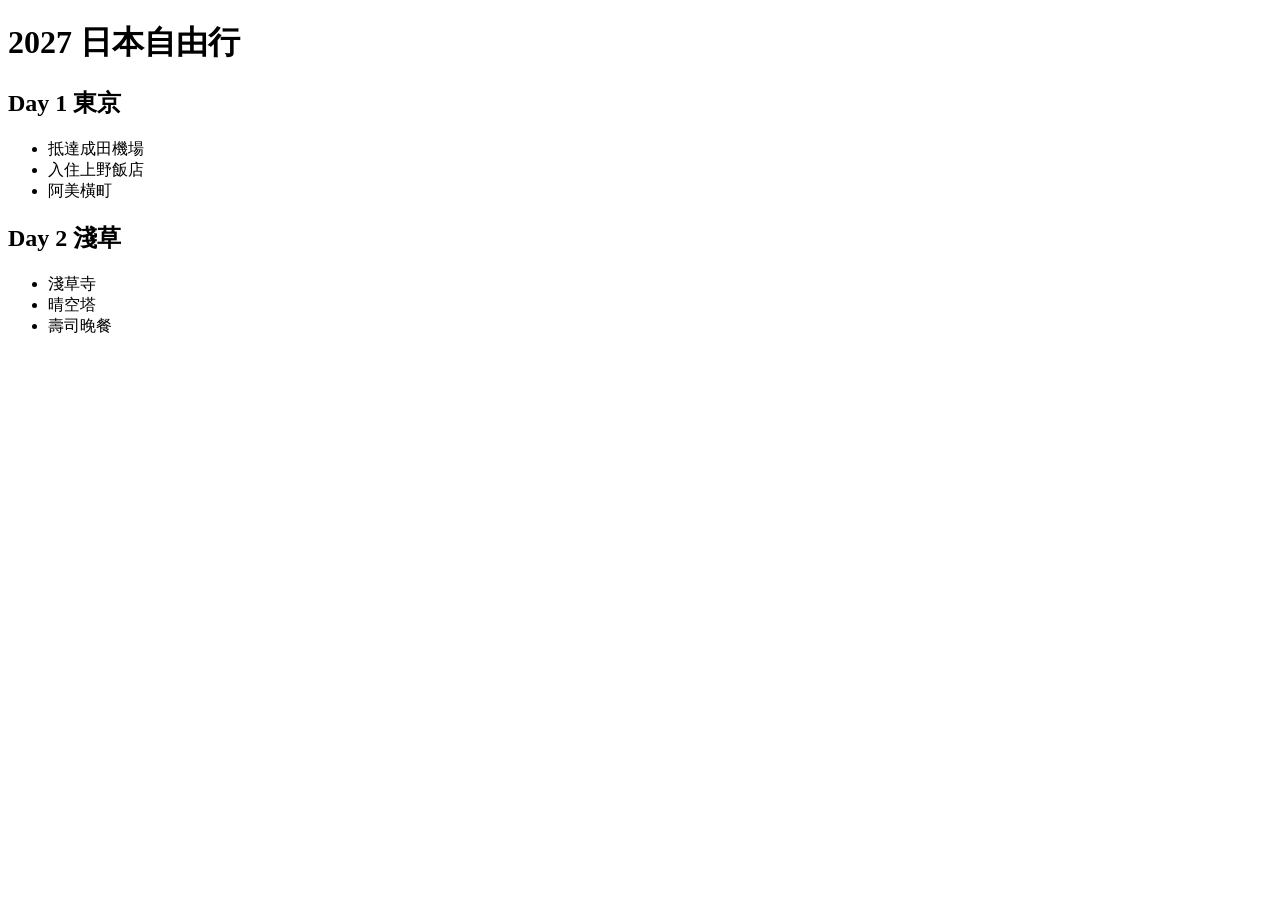
<file: Index.html>
<!DOCTYPE html>

<html>



<head>

    <meta charset="UTF-8">

    <title>日本自由行</title>

</head>



<body>



    <h1>2027 日本自由行</h1>



    <h2>Day 1 東京</h2>



    <ul>

        <li>抵達成田機場</li>

        <li>入住上野飯店</li>

        <li>阿美橫町</li>

    </ul>



    <h2>Day 2 淺草</h2>



    <ul>

        <li>淺草寺</li>

        <li>晴空塔</li>

        <li>壽司晚餐</li>

    </ul>



</body>



</html>
</file>
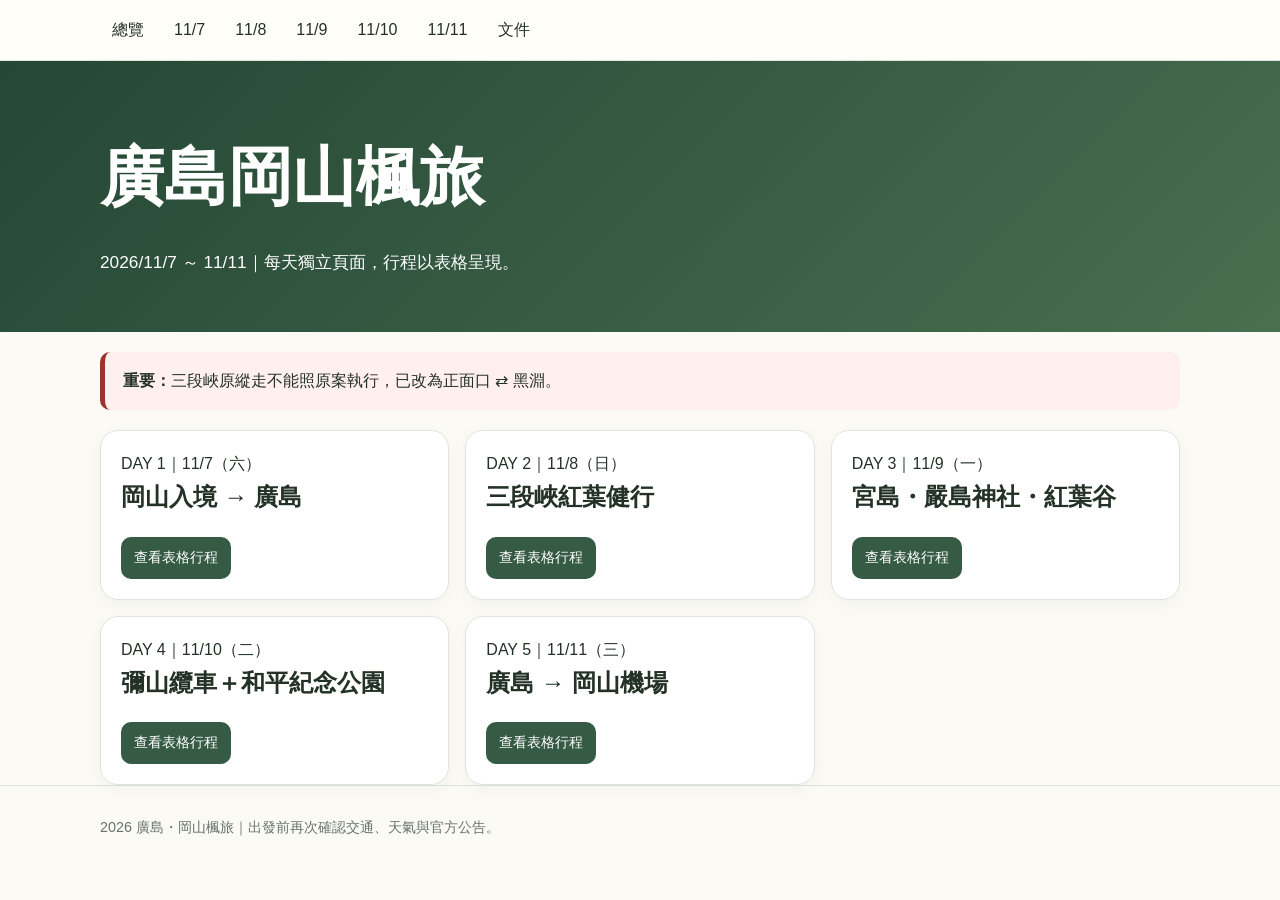
<file: index.html>
<!doctype html><html lang="zh-Hant"><head><meta charset="utf-8"><meta name="viewport" content="width=device-width,initial-scale=1"><title>廣島岡山楓旅｜2026</title><link rel="stylesheet" href="assets/style.css"></head><body><nav class="nav"><div class="wrap"><a href="index.html">總覽</a><a href="day1.html">11/7</a><a href="day2.html">11/8</a><a href="day3.html">11/9</a><a href="day4.html">11/10</a><a href="day5.html">11/11</a><a href="documents.html">文件</a></div></nav><header class="hero"><div class="wrap"><h1>廣島岡山楓旅</h1><p>2026/11/7 ～ 11/11｜每天獨立頁面，行程以表格呈現。</p></div></header><main class="wrap"><div class="notice danger"><strong>重要：</strong>三段峽原縱走不能照原案執行，已改為正面口 ⇄ 黑淵。</div><div class="grid"><div class="card"><div class="k">DAY 1｜11/7（六）</div><h2>岡山入境 → 廣島</h2><a class="btn" href="day1.html">查看表格行程</a></div><div class="card"><div class="k">DAY 2｜11/8（日）</div><h2>三段峽紅葉健行</h2><a class="btn" href="day2.html">查看表格行程</a></div><div class="card"><div class="k">DAY 3｜11/9（一）</div><h2>宮島・嚴島神社・紅葉谷</h2><a class="btn" href="day3.html">查看表格行程</a></div><div class="card"><div class="k">DAY 4｜11/10（二）</div><h2>彌山纜車＋和平紀念公園</h2><a class="btn" href="day4.html">查看表格行程</a></div><div class="card"><div class="k">DAY 5｜11/11（三）</div><h2>廣島 → 岡山機場</h2><a class="btn" href="day5.html">查看表格行程</a></div></div></main><footer class="footer"><div class="wrap">2026 廣島・岡山楓旅｜出發前再次確認交通、天氣與官方公告。</div></footer></body></html>
</file>
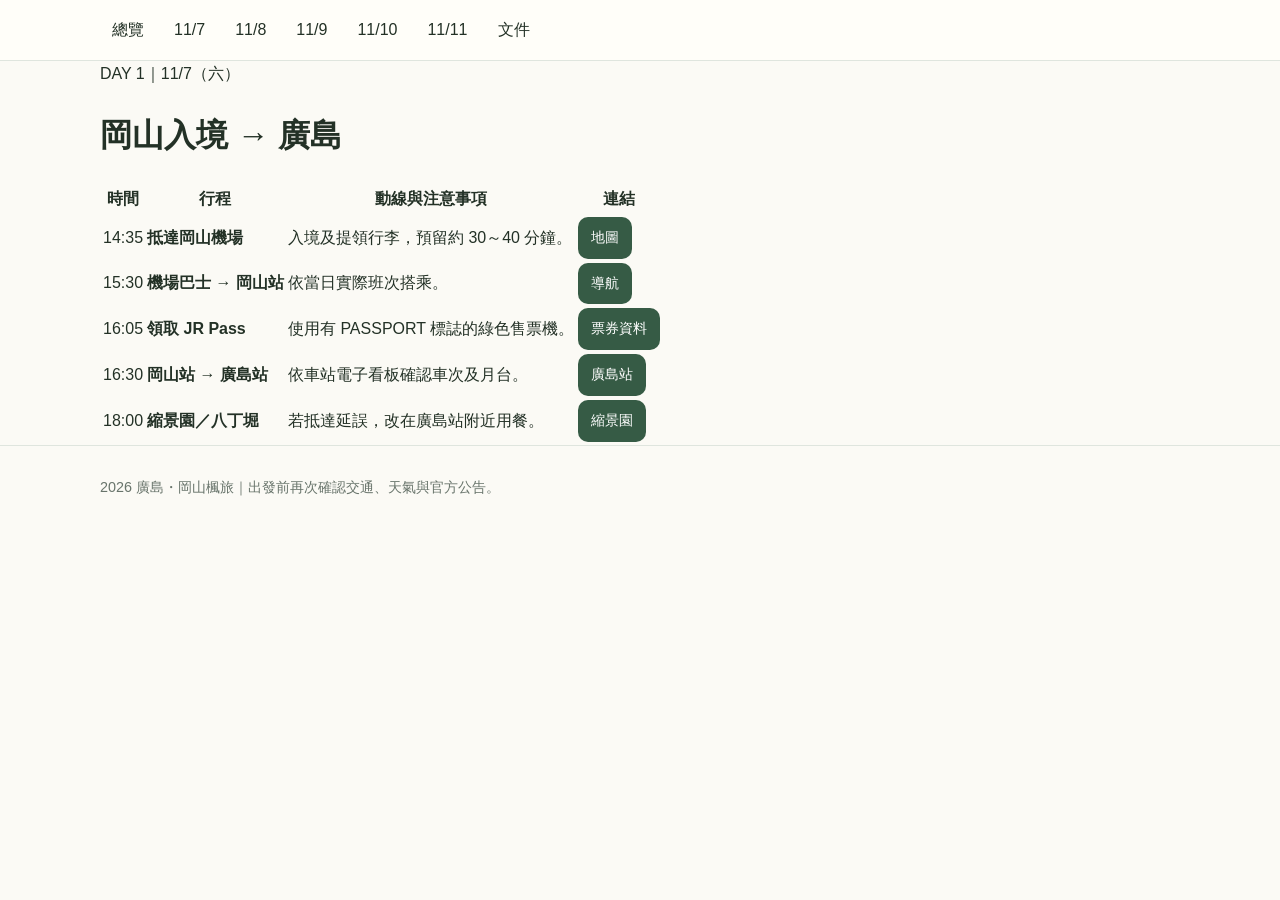
<file: day1.html>
<!doctype html><html lang="zh-Hant"><head><meta charset="utf-8"><meta name="viewport" content="width=device-width,initial-scale=1"><title>Day 1｜岡山入境 → 廣島</title><link rel="stylesheet" href="assets/style.css"></head><body><nav class="nav"><div class="wrap"><a href="index.html">總覽</a><a href="day1.html">11/7</a><a href="day2.html">11/8</a><a href="day3.html">11/9</a><a href="day4.html">11/10</a><a href="day5.html">11/11</a><a href="documents.html">文件</a></div></nav><main class="wrap"><header class="head"><div class="k">DAY 1｜11/7（六）</div><h1>岡山入境 → 廣島</h1></header><div class="table-wrap"><table><thead><tr><th>時間</th><th>行程</th><th>動線與注意事項</th><th>連結</th></tr></thead><tbody><tr><td>14:35</td><td><strong>抵達岡山機場</strong></td><td>入境及提領行李，預留約 30～40 分鐘。</td><td><a class="btn" href="https://www.google.com/maps/search/?api=1&query=Okayama+Airport" target="_blank" rel="noopener">地圖</a></td></tr><tr><td>15:30</td><td><strong>機場巴士 → 岡山站</strong></td><td>依當日實際班次搭乘。</td><td><a class="btn" href="https://www.google.com/maps/dir/?api=1&destination=Okayama+Station" target="_blank" rel="noopener">導航</a></td></tr><tr><td>16:05</td><td><strong>領取 JR Pass</strong></td><td>使用有 PASSPORT 標誌的綠色售票機。</td><td><a class="btn" href="documents.html" target="_blank" rel="noopener">票券資料</a></td></tr><tr><td>16:30</td><td><strong>岡山站 → 廣島站</strong></td><td>依車站電子看板確認車次及月台。</td><td><a class="btn" href="https://www.google.com/maps/search/?api=1&query=Hiroshima+Station" target="_blank" rel="noopener">廣島站</a></td></tr><tr><td>18:00</td><td><strong>縮景園／八丁堀</strong></td><td>若抵達延誤，改在廣島站附近用餐。</td><td><a class="btn" href="https://www.google.com/maps/search/?api=1&query=Shukkeien+Hiroshima" target="_blank" rel="noopener">縮景園</a></td></tr></tbody></table></div></main><footer class="footer"><div class="wrap">2026 廣島・岡山楓旅｜出發前再次確認交通、天氣與官方公告。</div></footer></body></html>
</file>
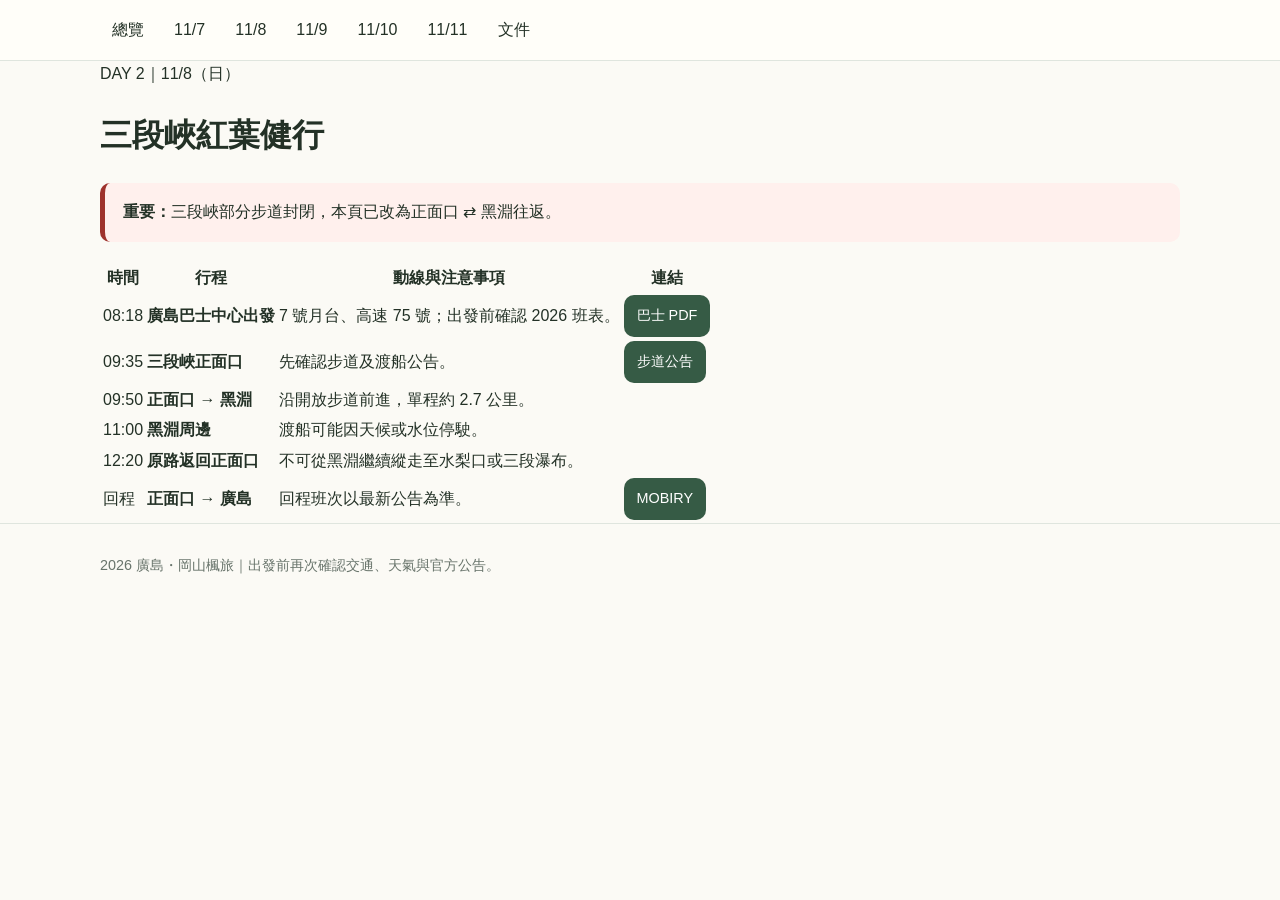
<file: day2.html>
<!doctype html><html lang="zh-Hant"><head><meta charset="utf-8"><meta name="viewport" content="width=device-width,initial-scale=1"><title>Day 2｜三段峽紅葉健行</title><link rel="stylesheet" href="assets/style.css"></head><body><nav class="nav"><div class="wrap"><a href="index.html">總覽</a><a href="day1.html">11/7</a><a href="day2.html">11/8</a><a href="day3.html">11/9</a><a href="day4.html">11/10</a><a href="day5.html">11/11</a><a href="documents.html">文件</a></div></nav><main class="wrap"><header class="head"><div class="k">DAY 2｜11/8（日）</div><h1>三段峽紅葉健行</h1></header><div class="notice danger"><strong>重要：</strong>三段峽部分步道封閉，本頁已改為正面口 ⇄ 黑淵往返。</div><div class="table-wrap"><table><thead><tr><th>時間</th><th>行程</th><th>動線與注意事項</th><th>連結</th></tr></thead><tbody><tr><td>08:18</td><td><strong>廣島巴士中心出發</strong></td><td>7 號月台、高速 75 號；出發前確認 2026 班表。</td><td><a class="btn" href="docs/sandankyo_bus_timetable.pdf" target="_blank" rel="noopener">巴士 PDF</a></td></tr><tr><td>09:35</td><td><strong>三段峽正面口</strong></td><td>先確認步道及渡船公告。</td><td><a class="btn" href="docs/sandankyo_trail_notice.pdf" target="_blank" rel="noopener">步道公告</a></td></tr><tr><td>09:50</td><td><strong>正面口 → 黑淵</strong></td><td>沿開放步道前進，單程約 2.7 公里。</td><td></td></tr><tr><td>11:00</td><td><strong>黑淵周邊</strong></td><td>渡船可能因天候或水位停駛。</td><td></td></tr><tr><td>12:20</td><td><strong>原路返回正面口</strong></td><td>不可從黑淵繼續縱走至水梨口或三段瀑布。</td><td></td></tr><tr><td>回程</td><td><strong>正面口 → 廣島</strong></td><td>回程班次以最新公告為準。</td><td><a class="btn" href="https://www.mobirytravel.jp/en/" target="_blank" rel="noopener">MOBIRY</a></td></tr></tbody></table></div></main><footer class="footer"><div class="wrap">2026 廣島・岡山楓旅｜出發前再次確認交通、天氣與官方公告。</div></footer></body></html>
</file>
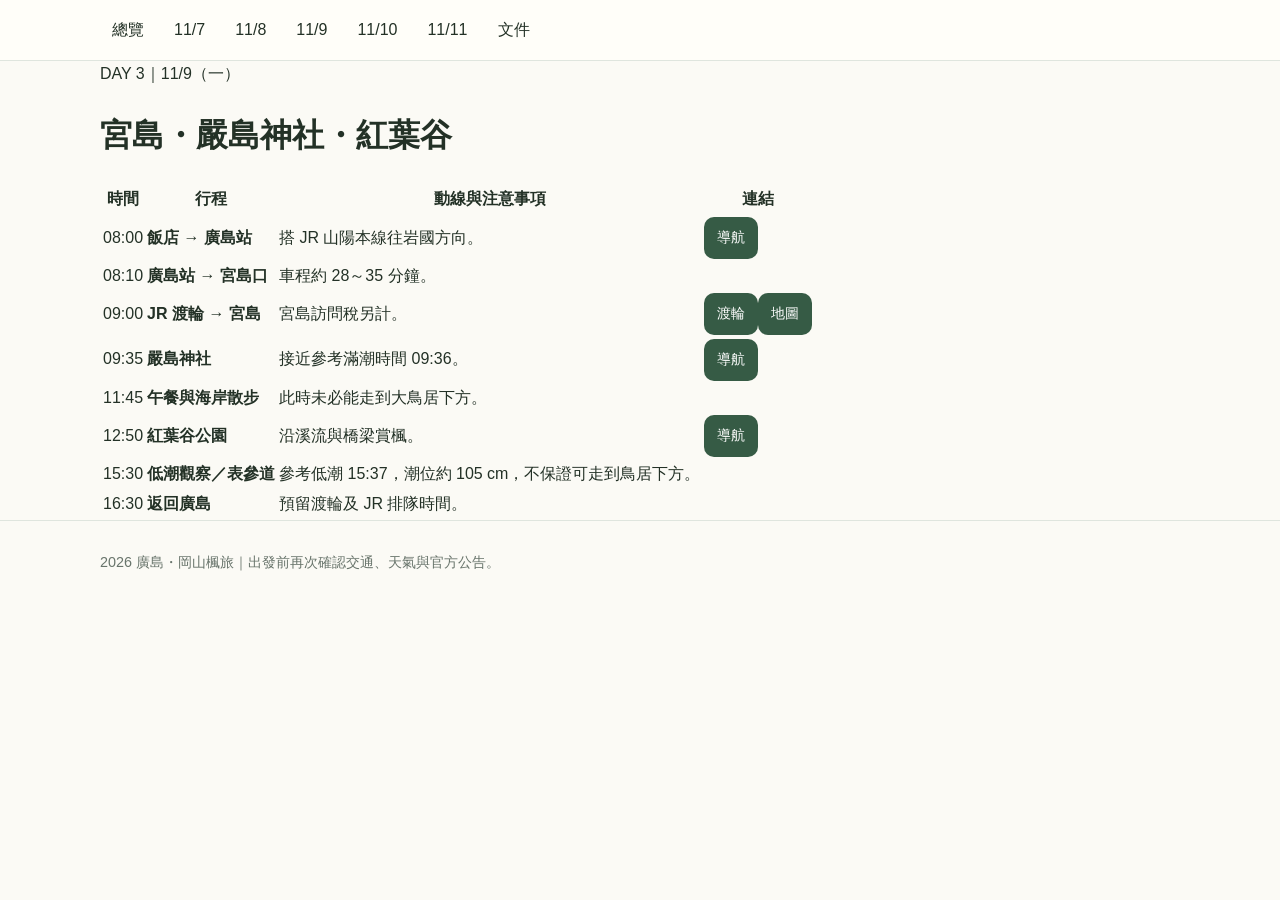
<file: day3.html>
<!doctype html><html lang="zh-Hant"><head><meta charset="utf-8"><meta name="viewport" content="width=device-width,initial-scale=1"><title>Day 3｜宮島・嚴島神社・紅葉谷</title><link rel="stylesheet" href="assets/style.css"></head><body><nav class="nav"><div class="wrap"><a href="index.html">總覽</a><a href="day1.html">11/7</a><a href="day2.html">11/8</a><a href="day3.html">11/9</a><a href="day4.html">11/10</a><a href="day5.html">11/11</a><a href="documents.html">文件</a></div></nav><main class="wrap"><header class="head"><div class="k">DAY 3｜11/9（一）</div><h1>宮島・嚴島神社・紅葉谷</h1></header><div class="table-wrap"><table><thead><tr><th>時間</th><th>行程</th><th>動線與注意事項</th><th>連結</th></tr></thead><tbody><tr><td>08:00</td><td><strong>飯店 → 廣島站</strong></td><td>搭 JR 山陽本線往岩國方向。</td><td><a class="btn" href="https://www.google.com/maps/dir/?api=1&origin=Toyoko+Inn+Hiroshima-eki+Shinkansen-guchi+No.2&destination=Hiroshima+Station&travelmode=walking" target="_blank" rel="noopener">導航</a></td></tr><tr><td>08:10</td><td><strong>廣島站 → 宮島口</strong></td><td>車程約 28～35 分鐘。</td><td></td></tr><tr><td>09:00</td><td><strong>JR 渡輪 → 宮島</strong></td><td>宮島訪問稅另計。</td><td><a class="btn" href="https://www.jr-miyajimaferry.co.jp/" target="_blank" rel="noopener">渡輪</a><a class="btn" href="docs/miyajima_map.pdf" target="_blank" rel="noopener">地圖</a></td></tr><tr><td>09:35</td><td><strong>嚴島神社</strong></td><td>接近參考滿潮時間 09:36。</td><td><a class="btn" href="https://www.google.com/maps/dir/?api=1&destination=Itsukushima+Jinja" target="_blank" rel="noopener">導航</a></td></tr><tr><td>11:45</td><td><strong>午餐與海岸散步</strong></td><td>此時未必能走到大鳥居下方。</td><td></td></tr><tr><td>12:50</td><td><strong>紅葉谷公園</strong></td><td>沿溪流與橋梁賞楓。</td><td><a class="btn" href="https://www.google.com/maps/dir/?api=1&destination=Momijidani+Park+Miyajima" target="_blank" rel="noopener">導航</a></td></tr><tr><td>15:30</td><td><strong>低潮觀察／表參道</strong></td><td>參考低潮 15:37，潮位約 105 cm，不保證可走到鳥居下方。</td><td></td></tr><tr><td>16:30</td><td><strong>返回廣島</strong></td><td>預留渡輪及 JR 排隊時間。</td><td></td></tr></tbody></table></div></main><footer class="footer"><div class="wrap">2026 廣島・岡山楓旅｜出發前再次確認交通、天氣與官方公告。</div></footer></body></html>
</file>
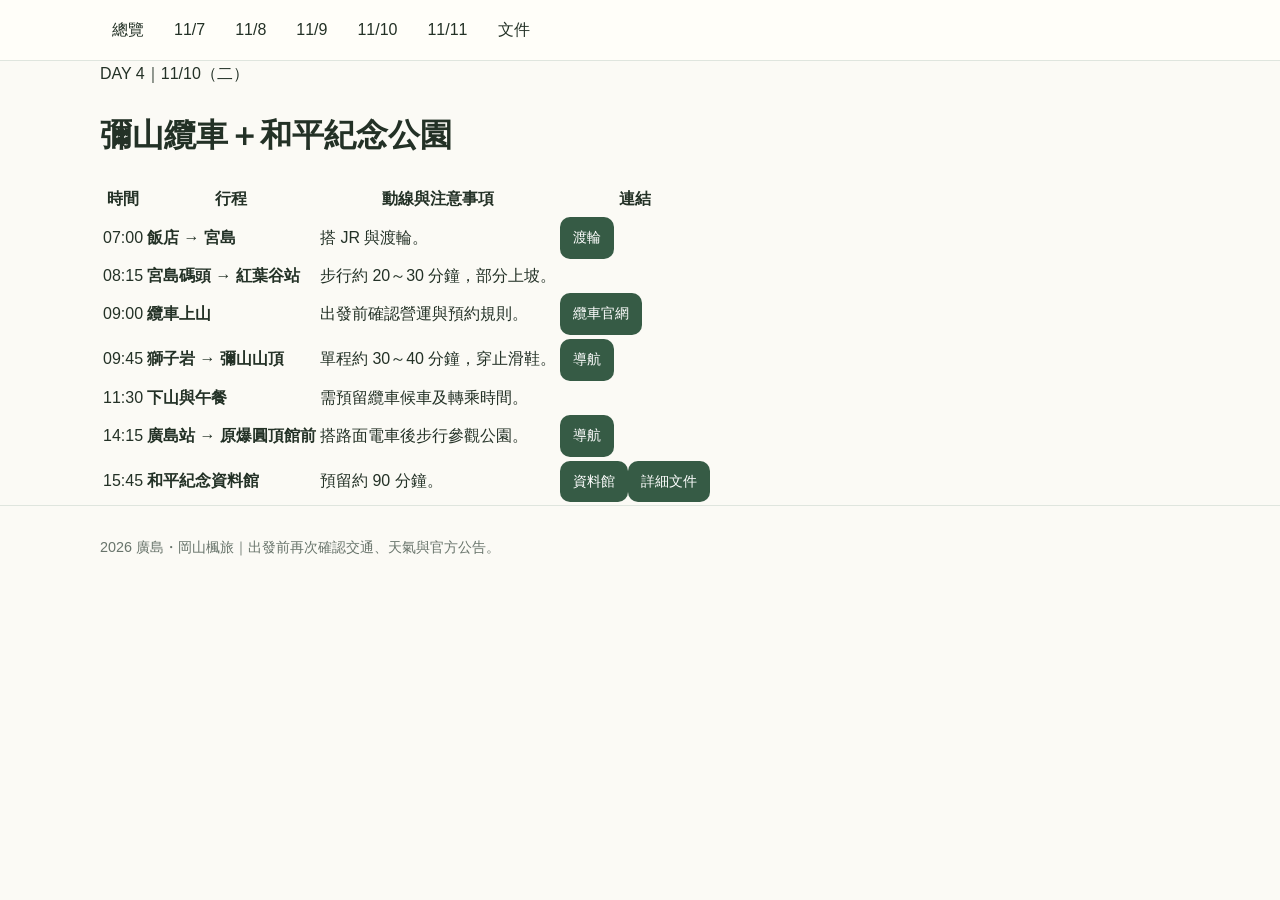
<file: day4.html>
<!doctype html><html lang="zh-Hant"><head><meta charset="utf-8"><meta name="viewport" content="width=device-width,initial-scale=1"><title>Day 4｜彌山纜車＋和平紀念公園</title><link rel="stylesheet" href="assets/style.css"></head><body><nav class="nav"><div class="wrap"><a href="index.html">總覽</a><a href="day1.html">11/7</a><a href="day2.html">11/8</a><a href="day3.html">11/9</a><a href="day4.html">11/10</a><a href="day5.html">11/11</a><a href="documents.html">文件</a></div></nav><main class="wrap"><header class="head"><div class="k">DAY 4｜11/10（二）</div><h1>彌山纜車＋和平紀念公園</h1></header><div class="table-wrap"><table><thead><tr><th>時間</th><th>行程</th><th>動線與注意事項</th><th>連結</th></tr></thead><tbody><tr><td>07:00</td><td><strong>飯店 → 宮島</strong></td><td>搭 JR 與渡輪。</td><td><a class="btn" href="https://www.jr-miyajimaferry.co.jp/" target="_blank" rel="noopener">渡輪</a></td></tr><tr><td>08:15</td><td><strong>宮島碼頭 → 紅葉谷站</strong></td><td>步行約 20～30 分鐘，部分上坡。</td><td></td></tr><tr><td>09:00</td><td><strong>纜車上山</strong></td><td>出發前確認營運與預約規則。</td><td><a class="btn" href="https://miyajima-ropeway.info/" target="_blank" rel="noopener">纜車官網</a></td></tr><tr><td>09:45</td><td><strong>獅子岩 → 彌山山頂</strong></td><td>單程約 30～40 分鐘，穿止滑鞋。</td><td><a class="btn" href="https://www.google.com/maps/dir/?api=1&destination=Mount+Misen+Observatory&travelmode=walking" target="_blank" rel="noopener">導航</a></td></tr><tr><td>11:30</td><td><strong>下山與午餐</strong></td><td>需預留纜車候車及轉乘時間。</td><td></td></tr><tr><td>14:15</td><td><strong>廣島站 → 原爆圓頂館前</strong></td><td>搭路面電車後步行參觀公園。</td><td><a class="btn" href="https://www.google.com/maps/dir/?api=1&destination=Atomic+Bomb+Dome" target="_blank" rel="noopener">導航</a></td></tr><tr><td>15:45</td><td><strong>和平紀念資料館</strong></td><td>預留約 90 分鐘。</td><td><a class="btn" href="https://hpmmuseum.jp/?lang=eng" target="_blank" rel="noopener">資料館</a><a class="btn" href="docs/day4_detail.docx" target="_blank" rel="noopener">詳細文件</a></td></tr></tbody></table></div></main><footer class="footer"><div class="wrap">2026 廣島・岡山楓旅｜出發前再次確認交通、天氣與官方公告。</div></footer></body></html>
</file>
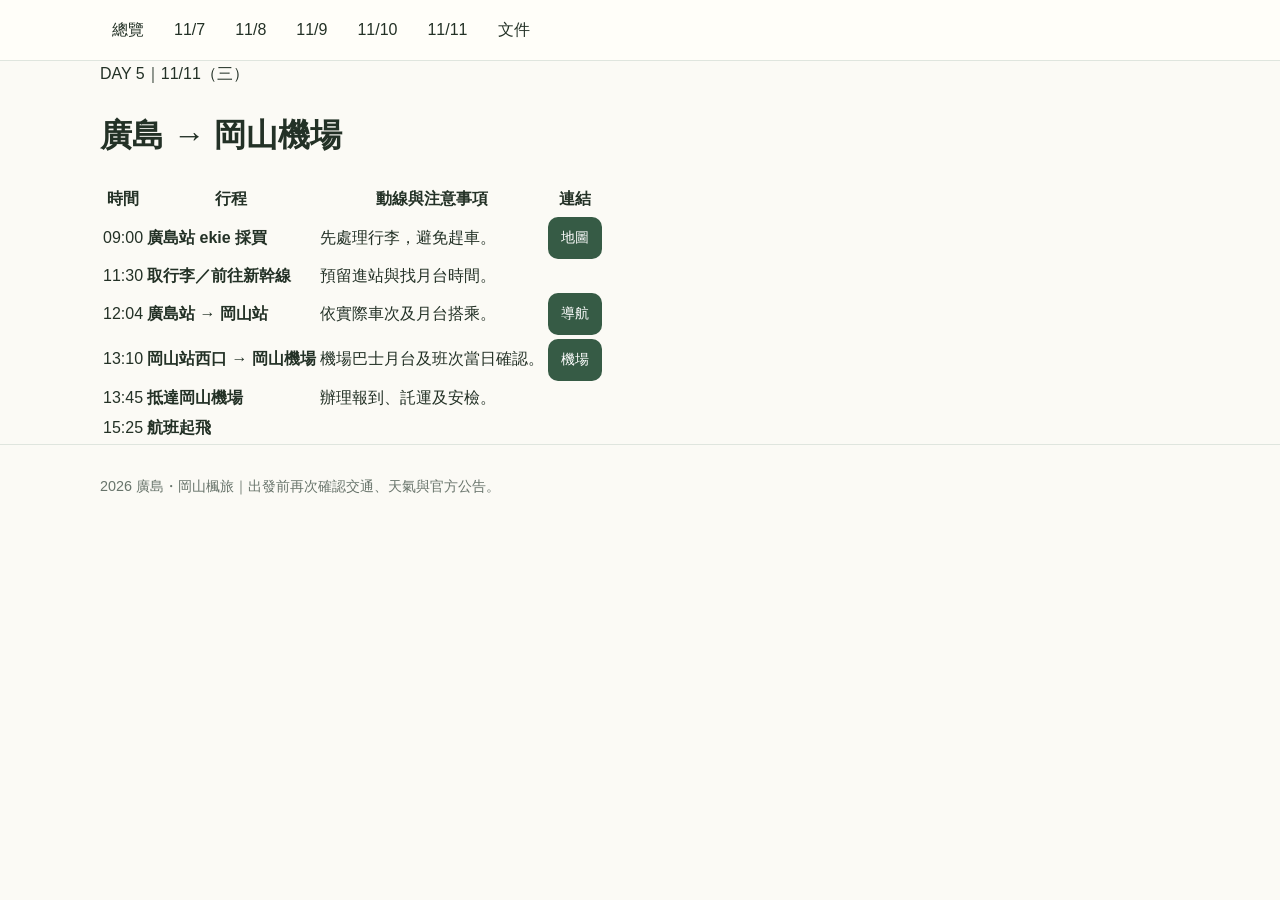
<file: day5.html>
<!doctype html><html lang="zh-Hant"><head><meta charset="utf-8"><meta name="viewport" content="width=device-width,initial-scale=1"><title>Day 5｜廣島 → 岡山機場</title><link rel="stylesheet" href="assets/style.css"></head><body><nav class="nav"><div class="wrap"><a href="index.html">總覽</a><a href="day1.html">11/7</a><a href="day2.html">11/8</a><a href="day3.html">11/9</a><a href="day4.html">11/10</a><a href="day5.html">11/11</a><a href="documents.html">文件</a></div></nav><main class="wrap"><header class="head"><div class="k">DAY 5｜11/11（三）</div><h1>廣島 → 岡山機場</h1></header><div class="table-wrap"><table><thead><tr><th>時間</th><th>行程</th><th>動線與注意事項</th><th>連結</th></tr></thead><tbody><tr><td>09:00</td><td><strong>廣島站 ekie 採買</strong></td><td>先處理行李，避免趕車。</td><td><a class="btn" href="https://www.google.com/maps/search/?api=1&query=ekie+Hiroshima" target="_blank" rel="noopener">地圖</a></td></tr><tr><td>11:30</td><td><strong>取行李／前往新幹線</strong></td><td>預留進站與找月台時間。</td><td></td></tr><tr><td>12:04</td><td><strong>廣島站 → 岡山站</strong></td><td>依實際車次及月台搭乘。</td><td><a class="btn" href="https://www.google.com/maps/dir/?api=1&destination=Okayama+Station" target="_blank" rel="noopener">導航</a></td></tr><tr><td>13:10</td><td><strong>岡山站西口 → 岡山機場</strong></td><td>機場巴士月台及班次當日確認。</td><td><a class="btn" href="https://www.google.com/maps/dir/?api=1&destination=Okayama+Airport" target="_blank" rel="noopener">機場</a></td></tr><tr><td>13:45</td><td><strong>抵達岡山機場</strong></td><td>辦理報到、託運及安檢。</td><td></td></tr><tr><td>15:25</td><td><strong>航班起飛</strong></td><td></td><td></td></tr></tbody></table></div></main><footer class="footer"><div class="wrap">2026 廣島・岡山楓旅｜出發前再次確認交通、天氣與官方公告。</div></footer></body></html>
</file>
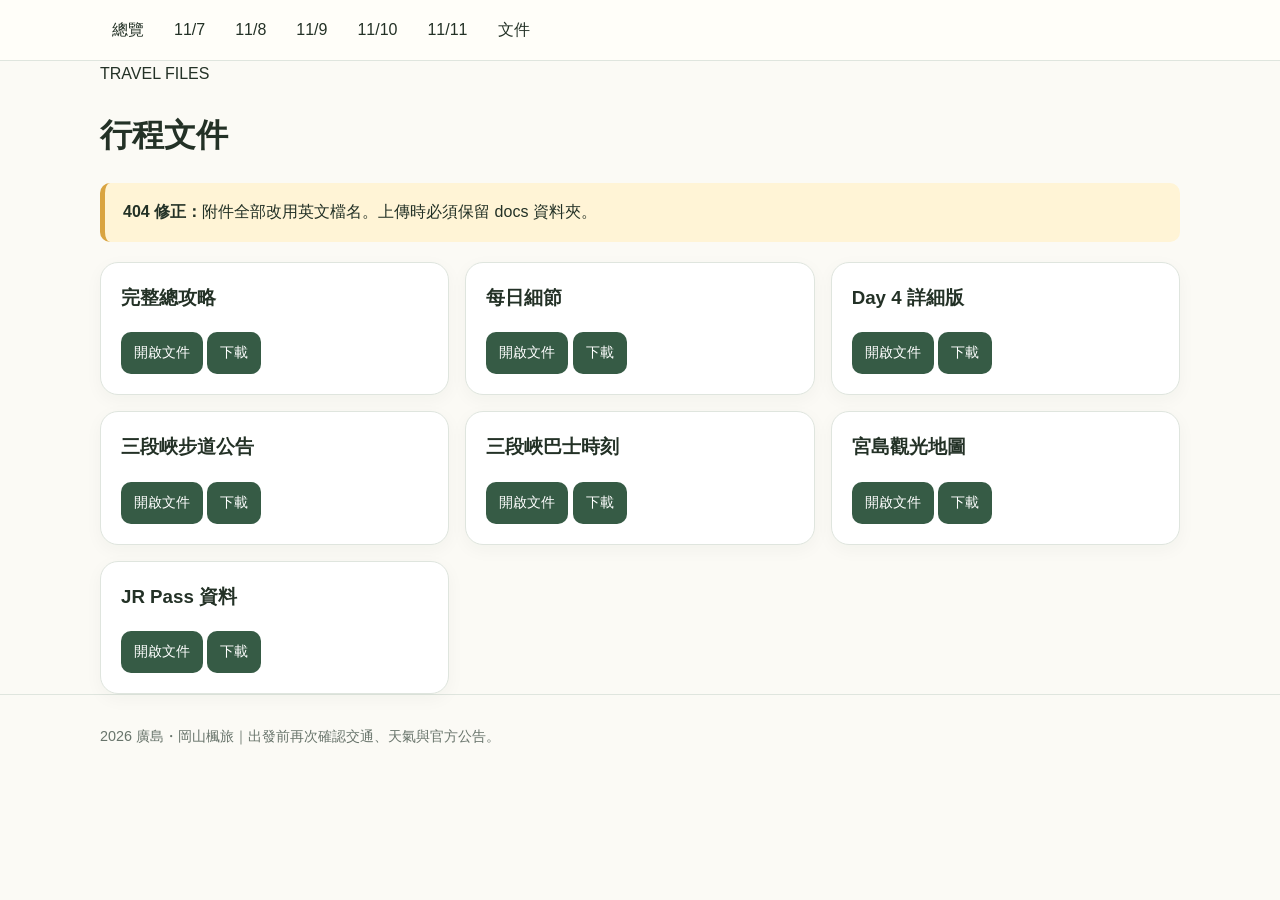
<file: documents.html>
<!doctype html><html lang="zh-Hant"><head><meta charset="utf-8"><meta name="viewport" content="width=device-width,initial-scale=1"><title>行程文件</title><link rel="stylesheet" href="assets/style.css"></head><body><nav class="nav"><div class="wrap"><a href="index.html">總覽</a><a href="day1.html">11/7</a><a href="day2.html">11/8</a><a href="day3.html">11/9</a><a href="day4.html">11/10</a><a href="day5.html">11/11</a><a href="documents.html">文件</a></div></nav><main class="wrap"><header class="head"><div class="k">TRAVEL FILES</div><h1>行程文件</h1></header><div class="notice"><strong>404 修正：</strong>附件全部改用英文檔名。上傳時必須保留 docs 資料夾。</div><div class="grid"><div class="card"><h3>完整總攻略</h3><a class="btn" href="docs/hiroshima_okayama_trip.docx" target="_blank" rel="noopener">開啟文件</a> <a class="btn" href="docs/hiroshima_okayama_trip.docx" download>下載</a></div><div class="card"><h3>每日細節</h3><a class="btn" href="docs/detail_schedule.docx" target="_blank" rel="noopener">開啟文件</a> <a class="btn" href="docs/detail_schedule.docx" download>下載</a></div><div class="card"><h3>Day 4 詳細版</h3><a class="btn" href="docs/day4_detail.docx" target="_blank" rel="noopener">開啟文件</a> <a class="btn" href="docs/day4_detail.docx" download>下載</a></div><div class="card"><h3>三段峽步道公告</h3><a class="btn" href="docs/sandankyo_trail_notice.pdf" target="_blank" rel="noopener">開啟文件</a> <a class="btn" href="docs/sandankyo_trail_notice.pdf" download>下載</a></div><div class="card"><h3>三段峽巴士時刻</h3><a class="btn" href="docs/sandankyo_bus_timetable.pdf" target="_blank" rel="noopener">開啟文件</a> <a class="btn" href="docs/sandankyo_bus_timetable.pdf" download>下載</a></div><div class="card"><h3>宮島觀光地圖</h3><a class="btn" href="docs/miyajima_map.pdf" target="_blank" rel="noopener">開啟文件</a> <a class="btn" href="docs/miyajima_map.pdf" download>下載</a></div><div class="card"><h3>JR Pass 資料</h3><a class="btn" href="docs/kansai_hiroshima_jr_pass.docx" target="_blank" rel="noopener">開啟文件</a> <a class="btn" href="docs/kansai_hiroshima_jr_pass.docx" download>下載</a></div></div></main><footer class="footer"><div class="wrap">2026 廣島・岡山楓旅｜出發前再次確認交通、天氣與官方公告。</div></footer></body></html>
</file>
<file: assets/style.css>
:root{--ink:#233126;--muted:#68746b;--cream:#fbfaf5;--paper:#fff;--green:#365b45;--leaf:#b2593e;--gold:#d9a441;--line:#dfe5de;--danger:#9e322c;--warn:#fff4d6}
*{box-sizing:border-box}html{scroll-behavior:smooth}body{margin:0;font-family:-apple-system,BlinkMacSystemFont,"Segoe UI","Noto Sans TC",Arial,sans-serif;color:var(--ink);background:var(--cream);line-height:1.65}a{color:#24543d}.wrap{width:min(1080px,92vw);margin:auto}.hero{background:linear-gradient(135deg,#254735,#486f50);color:white;padding:52px 0 38px}.eyebrow{letter-spacing:.13em;font-size:.78rem;opacity:.82}.hero h1{font-size:clamp(2rem,6vw,4rem);margin:.18em 0}.hero p{max-width:720px;font-size:1.08rem}.chips{display:flex;flex-wrap:wrap;gap:8px;margin-top:20px}.chip{background:#ffffff1c;border:1px solid #ffffff45;border-radius:999px;padding:7px 12px;font-size:.9rem}.nav{position:sticky;top:0;z-index:10;background:#fffef9eF;backdrop-filter:blur(9px);border-bottom:1px solid var(--line);overflow:auto}.nav .wrap{display:flex;gap:6px;padding:9px 0;min-width:max-content}.nav a{text-decoration:none;padding:8px 12px;border-radius:10px;color:var(--ink)}.nav a:hover,.nav a.active{background:#e8efe9}.section{padding:35px 0}.grid{display:grid;grid-template-columns:repeat(3,1fr);gap:16px}.card{background:var(--paper);border:1px solid var(--line);border-radius:18px;padding:20px;box-shadow:0 5px 18px #2331260a}.card h2,.card h3{margin-top:0}.day-card{display:block;text-decoration:none;color:inherit}.day-card:hover{transform:translateY(-2px);box-shadow:0 9px 22px #23312615}.day-num{font-size:.78rem;letter-spacing:.12em;color:var(--leaf);font-weight:700}.timeline{margin:24px 0}.stop{display:grid;grid-template-columns:82px 1fr;gap:16px;position:relative;padding-bottom:22px}.stop:before{content:"";position:absolute;left:91px;top:29px;bottom:0;border-left:2px solid var(--line)}.time{font-weight:750;color:var(--leaf)}.dot{position:absolute;left:85px;top:8px;width:14px;height:14px;border-radius:50%;background:var(--gold);border:3px solid white;box-shadow:0 0 0 1px var(--gold)}.stop-body{padding-left:18px}.stop h3{margin:0;font-size:1.08rem}.stop p{margin:.25em 0;color:var(--muted)}.actions{display:flex;flex-wrap:wrap;gap:8px;margin-top:9px}.btn{display:inline-block;text-decoration:none;background:var(--green);color:white;padding:9px 13px;border-radius:10px;font-size:.9rem}.btn.secondary{background:#edf2ed;color:var(--green)}.notice{background:var(--warn);border-left:5px solid var(--gold);padding:16px 18px;border-radius:10px;margin:20px 0}.danger{background:#fff0ed;border-left-color:var(--danger)}.kicker{color:var(--leaf);font-weight:700}.page-head{padding:36px 0 8px}.page-head h1{font-size:clamp(1.8rem,5vw,3rem);margin:.1em 0}.summary{display:grid;grid-template-columns:repeat(4,1fr);gap:10px;margin:20px 0}.summary div{background:#fff;border:1px solid var(--line);padding:12px;border-radius:12px}.summary small{display:block;color:var(--muted)}.docs{display:grid;grid-template-columns:repeat(2,1fr);gap:12px}.doc{background:white;border:1px solid var(--line);border-radius:14px;padding:16px}.doc a{font-weight:700}.footer{border-top:1px solid var(--line);padding:30px 0;color:var(--muted);font-size:.9rem}.checklist li{margin:.5em 0}@media(max-width:760px){.grid,.docs{grid-template-columns:1fr}.summary{grid-template-columns:repeat(2,1fr)}.hero{padding-top:38px}.stop{grid-template-columns:64px 1fr}.stop:before{left:73px}.dot{left:67px}.nav a{padding:7px 10px}.wrap{width:min(94vw,1080px)}}
</file>
